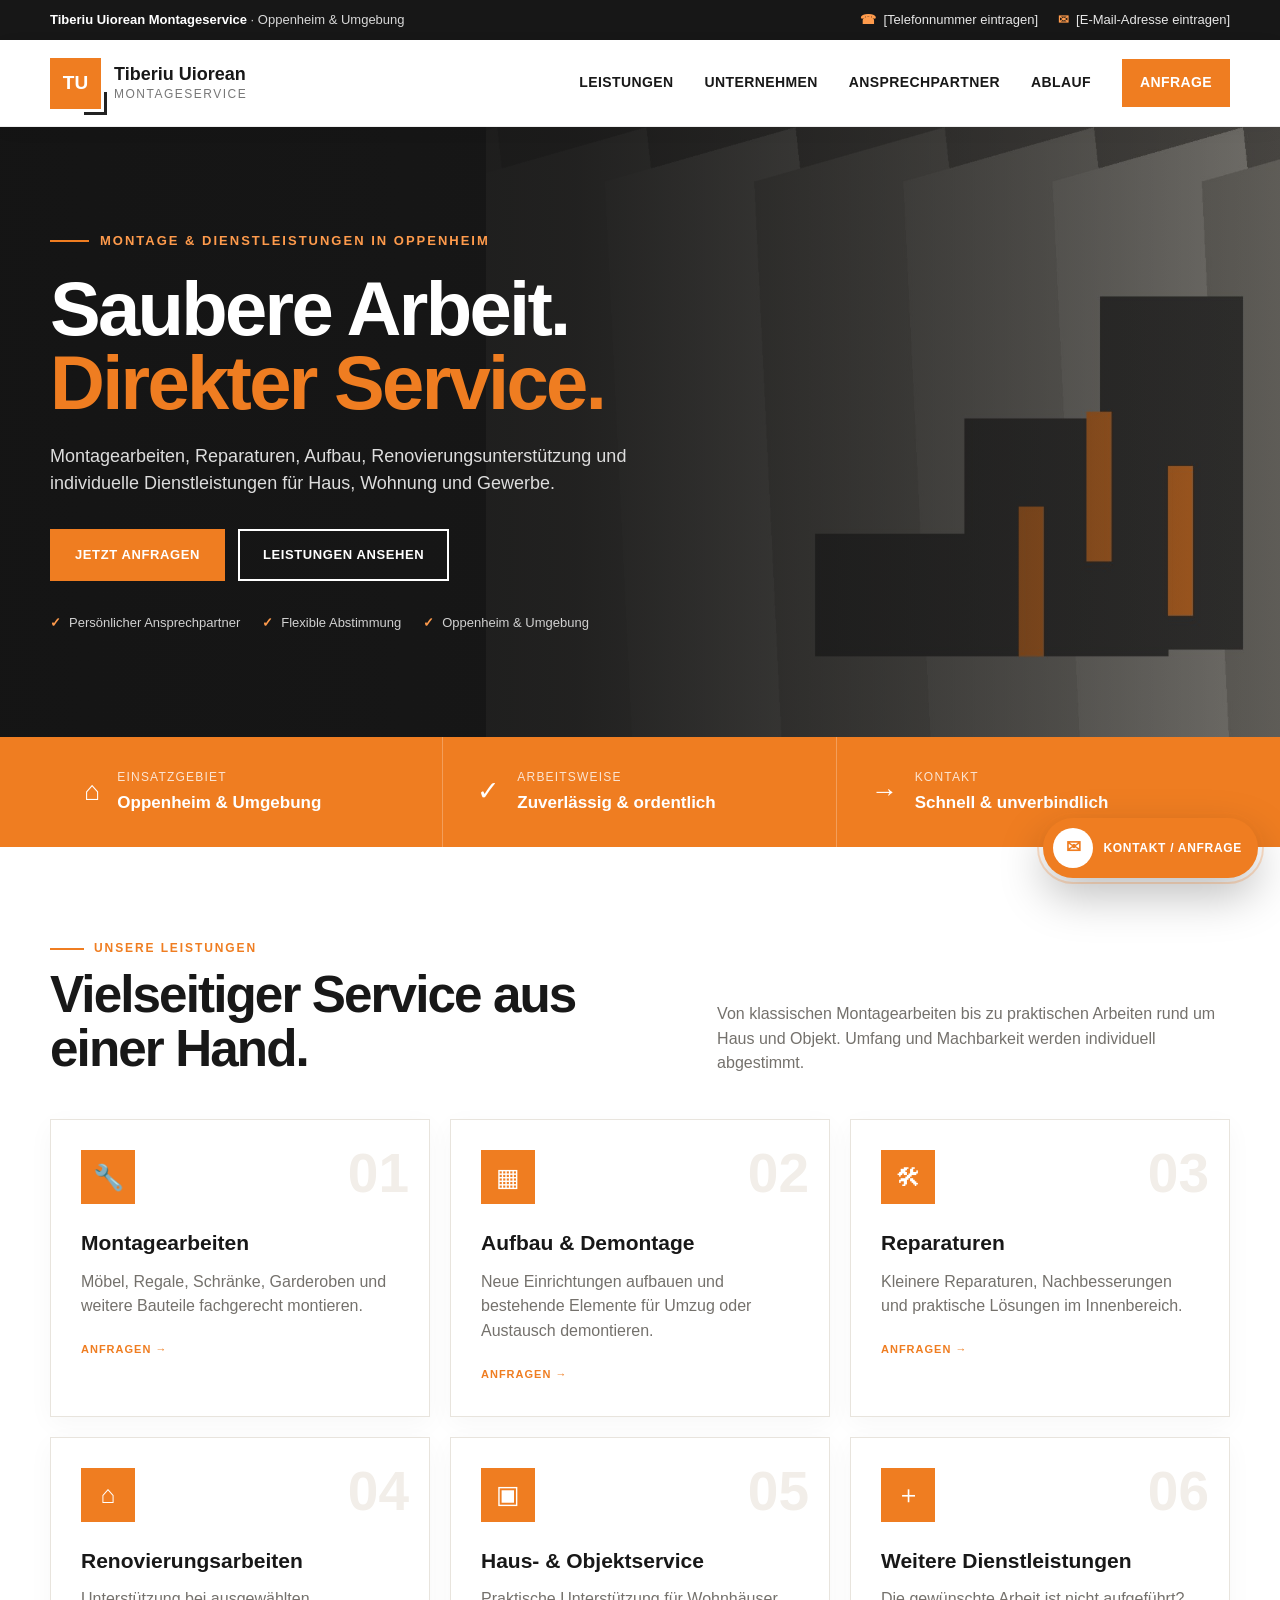
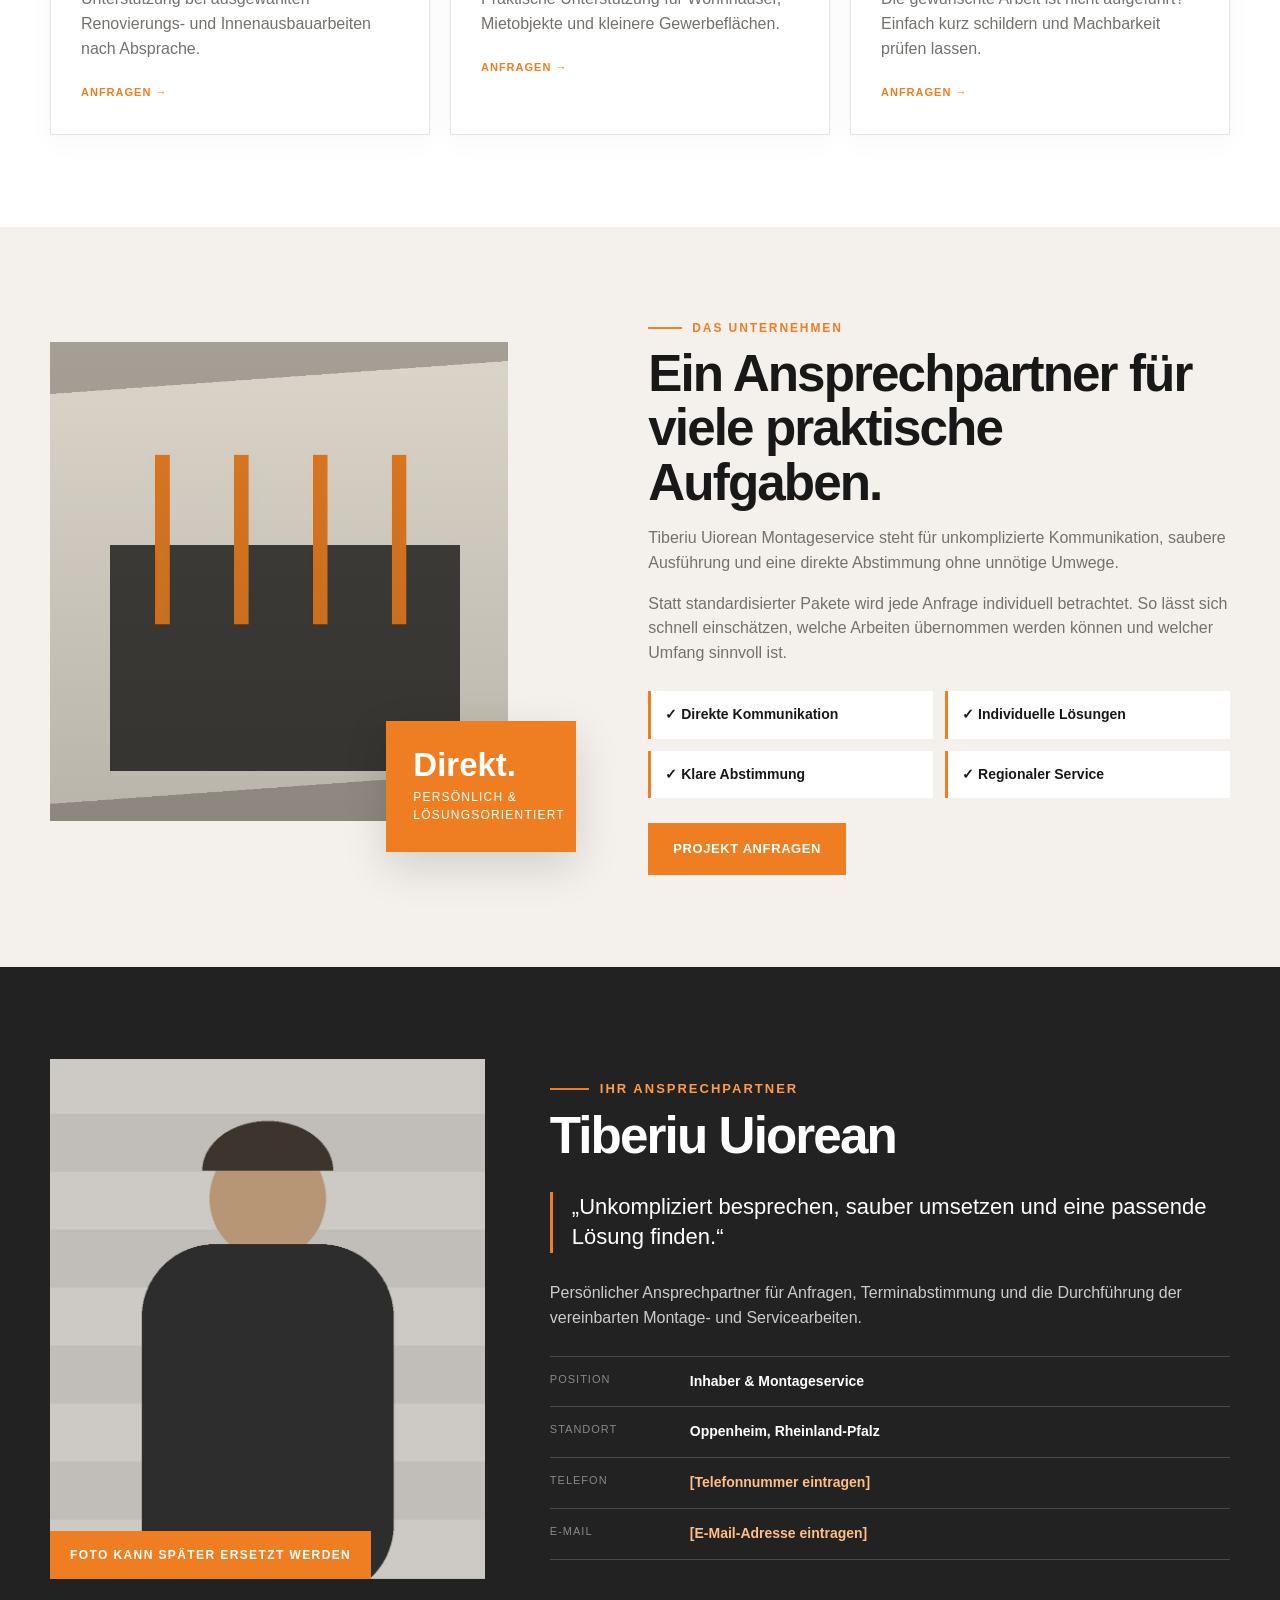
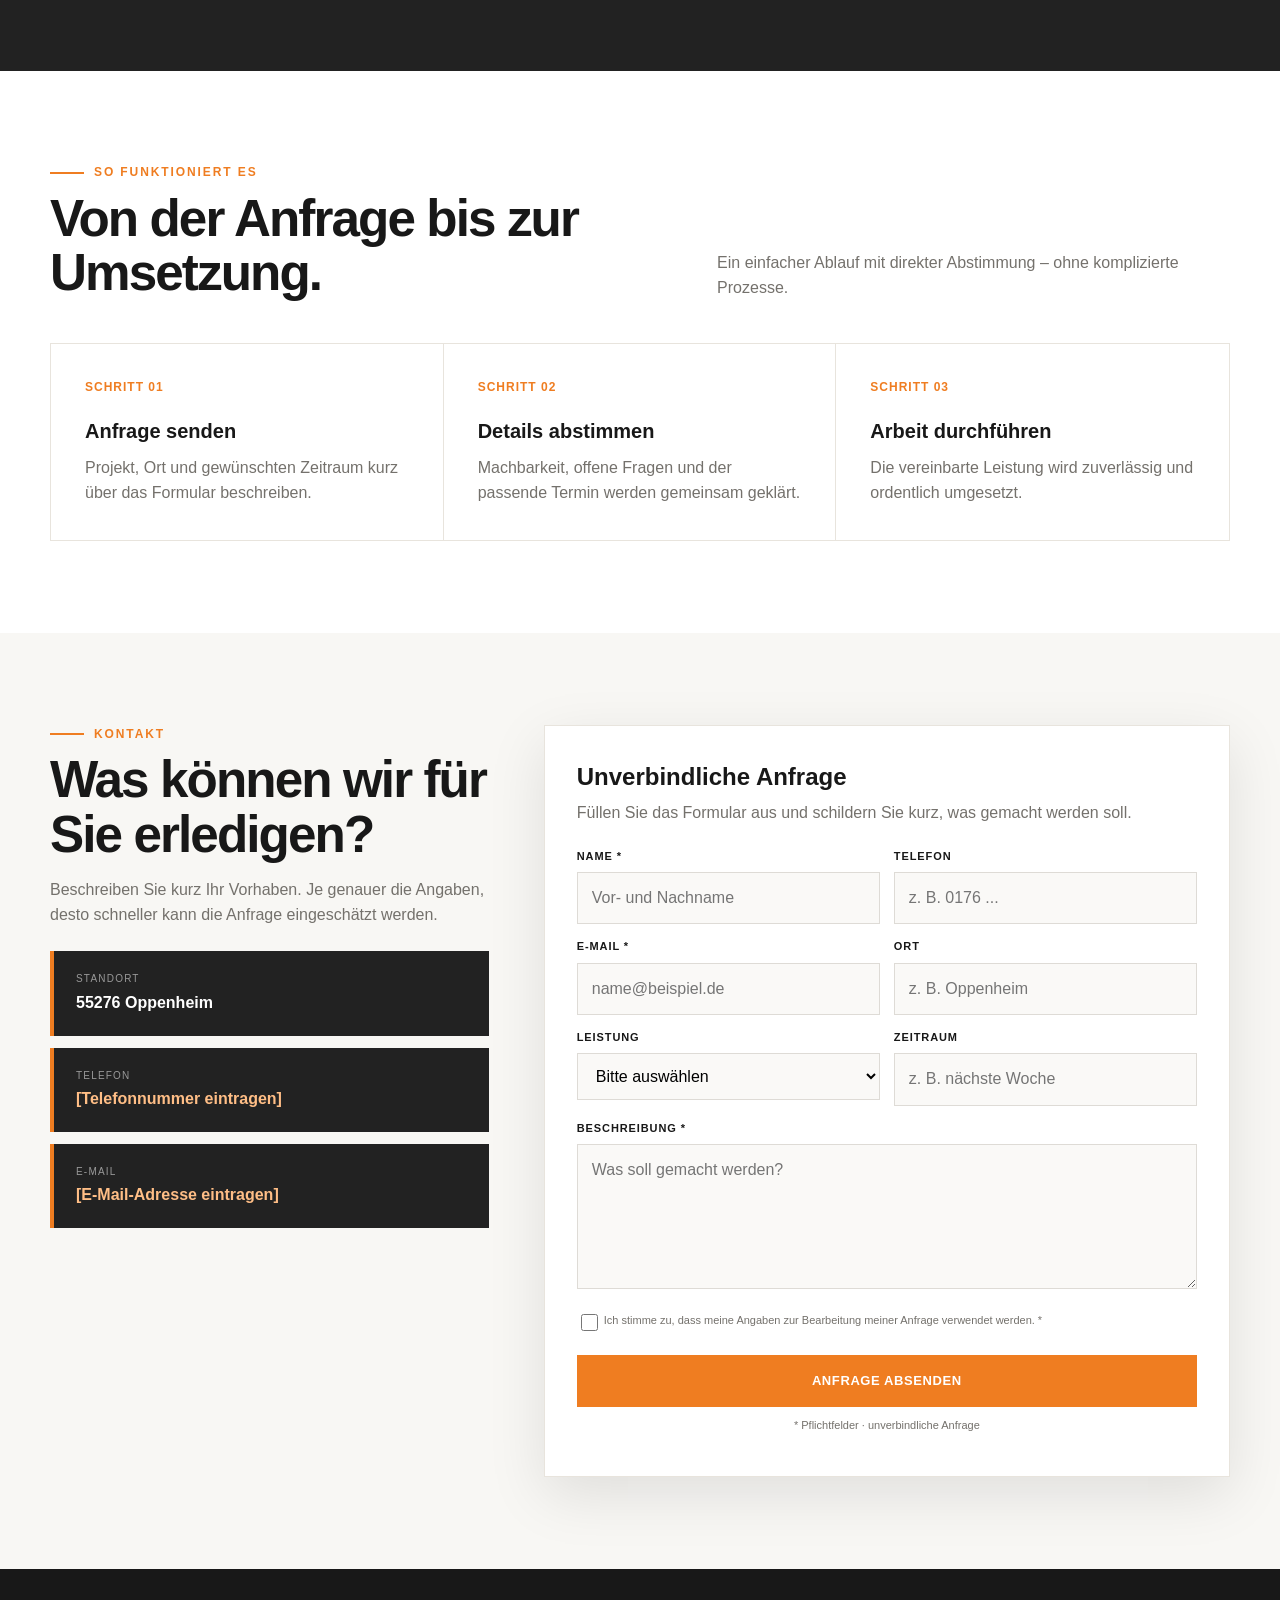
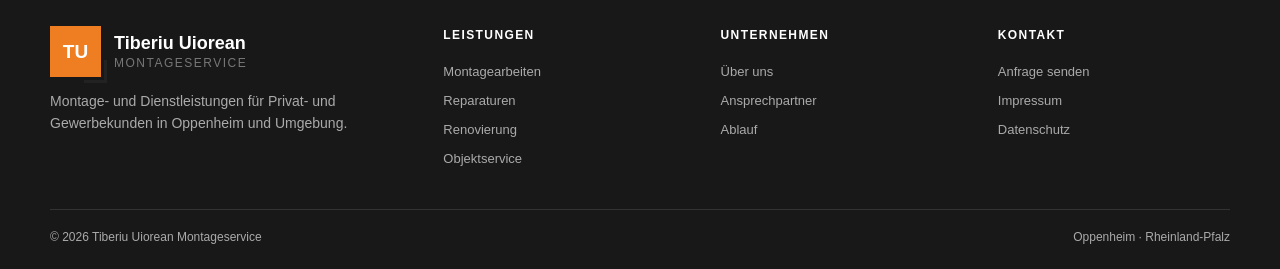
<file: index.html>
<!doctype html>
<html lang="de">
<head>
<meta charset="utf-8">
<meta name="viewport" content="width=device-width, initial-scale=1">
<meta name="description" content="Tiberiu Uiorean Montageservice in Oppenheim – Montage, Reparatur, Renovierung und vielseitige Dienstleistungen für Privat und Gewerbe.">
<meta name="theme-color" content="#171717">
<title>Tiberiu Uiorean Montageservice | Oppenheim</title>
<style>
:root{
  --ink:#181818;
  --ink2:#242424;
  --orange:#ef7d21;
  --orange2:#ff9b4c;
  --cream:#f4f1ec;
  --paper:#fff;
  --line:#e8e4dd;
  --muted:#74716c;
  --soft:#f8f7f4;
  --green:#48a568;
  --shadow:0 18px 55px rgba(0,0,0,.10);
}
*{box-sizing:border-box}
html{scroll-behavior:smooth}
body{margin:0;color:var(--ink);background:#fff;font-family:Arial,Helvetica,sans-serif;line-height:1.55}
a{color:inherit;text-decoration:none}button,input,select,textarea{font:inherit}.wrap{width:min(1180px,calc(100% - 40px));margin:auto}
.topbar{background:#171717;color:#d8d8d8;font-size:13px}.topbar .wrap{min-height:40px;display:flex;align-items:center;justify-content:space-between;gap:20px}.toplinks{display:flex;align-items:center;gap:20px}.toplinks a{display:inline-flex;align-items:center;gap:7px;color:#e7e7e7;transition:.2s}.toplinks a:hover{color:var(--orange2)}.top-icon{color:var(--orange2);font-weight:900}.topbar strong{color:#fff}
.header{position:sticky;top:0;z-index:50;background:rgba(255,255,255,.97);border-bottom:1px solid #eee;box-shadow:0 4px 18px rgba(0,0,0,.035)}
.nav{height:86px;display:flex;align-items:center;justify-content:space-between;gap:32px}.logo{display:flex;align-items:center;gap:13px}.logo-mark{width:51px;height:51px;background:var(--orange);display:grid;place-items:center;color:#fff;font-weight:900;font-size:19px;position:relative}.logo-mark:after{content:"";position:absolute;right:-6px;bottom:-6px;width:20px;height:20px;border-right:3px solid #222;border-bottom:3px solid #222}.logo-copy{line-height:1.12}.logo-copy b{display:block;font-size:18px}.logo-copy span{display:block;color:#777;font-size:12px;text-transform:uppercase;letter-spacing:1.5px;margin-top:4px}.menu{display:flex;align-items:center;gap:31px;font-size:14px;font-weight:700;text-transform:uppercase;letter-spacing:.4px}.menu a{position:relative;padding:34px 0}.menu a:not(.contact-btn):after{content:"";position:absolute;left:0;bottom:25px;height:2px;width:0;background:var(--orange);transition:.2s}.menu a:hover:after{width:100%}.contact-btn{padding:13px 18px!important;background:var(--orange);color:#fff}.burger{display:none;border:0;background:none;font-size:26px}
.hero{position:relative;min-height:610px;overflow:hidden;background:#222;color:#fff;display:flex;align-items:center}.hero:before{content:"";position:absolute;inset:0;background:linear-gradient(90deg,rgba(20,20,20,.95) 0%,rgba(20,20,20,.82) 45%,rgba(20,20,20,.24) 100%);z-index:1}.hero-art{position:absolute;inset:0 0 0 38%;z-index:0;background:#4a4844 url("images/hero-montage.jpg") center/cover no-repeat;overflow:hidden}.hero-art:after{content:"";position:absolute;inset:0;background:linear-gradient(90deg,rgba(23,23,23,.38),rgba(23,23,23,.02))}
.worker{display:none}.worker-head{position:absolute;width:93px;height:102px;background:#c9a57e;border-radius:45% 45% 43% 43%;left:100px;top:12px}.worker-cap{position:absolute;left:83px;top:0;width:128px;height:55px;background:#222;border-radius:55px 55px 12px 12px;transform:rotate(-5deg)}.worker-body{position:absolute;left:43px;top:98px;width:210px;height:290px;background:#292929;clip-path:polygon(23% 0,76% 0,100% 100%,0 100%)}.worker-arm{position:absolute;left:0;top:140px;width:190px;height:48px;background:#292929;transform:rotate(-23deg);border-radius:25px}.tool{position:absolute;width:17px;height:180px;background:#e7a858;left:13px;top:35px;transform:rotate(37deg);border-radius:3px}.tool:before{content:"";position:absolute;width:78px;height:25px;background:#b8b8b8;left:-30px;top:-8px;border-radius:6px}.hero .wrap{position:relative;z-index:2}.hero-copy{max-width:690px;padding:82px 0}.kicker{display:flex;align-items:center;gap:11px;color:var(--orange2);text-transform:uppercase;letter-spacing:2px;font-size:13px;font-weight:800}.kicker:before{content:"";width:39px;height:2px;background:var(--orange)}.hero h1{font-size:clamp(46px,6vw,76px);line-height:.98;letter-spacing:-2.7px;margin:21px 0 22px}.hero h1 em{font-style:normal;color:var(--orange)}.hero p{font-size:18px;color:#ddd;max-width:610px;margin:0 0 31px}.actions{display:flex;gap:13px;flex-wrap:wrap}.btn{display:inline-flex;align-items:center;justify-content:center;min-height:52px;padding:0 23px;font-weight:800;text-transform:uppercase;font-size:13px;letter-spacing:.6px;border:2px solid transparent;cursor:pointer}.btn.orange{background:var(--orange);color:#fff}.btn.orange:hover{background:#d96c16}.btn.ghost{border-color:#fff;color:#fff}.btn.ghost:hover{background:#fff;color:#222}.hero-note{margin-top:32px;display:flex;gap:22px;flex-wrap:wrap;color:#d1d1d1;font-size:13px}.hero-note span:before{content:"✓";color:var(--orange2);font-weight:900;margin-right:8px}
.trust-band{background:var(--orange);color:#fff}.trust-grid{min-height:110px;display:grid;grid-template-columns:repeat(3,1fr)}.trust-item{padding:25px 34px;display:flex;gap:17px;align-items:center;border-right:1px solid rgba(255,255,255,.26)}.trust-item:last-child{border-right:0}.trust-icon{font-size:27px}.trust-item span{display:block;font-size:12px;text-transform:uppercase;letter-spacing:1.2px;opacity:.8}.trust-item b{display:block;font-size:17px;margin-top:3px}
.section{padding:92px 0}.section-head{display:grid;grid-template-columns:1.08fr .92fr;gap:65px;align-items:end;margin-bottom:43px}.section-head h2,.split-copy h2,.contact-copy h2,.profile-copy h2{font-size:clamp(36px,4vw,54px);line-height:1.06;letter-spacing:-1.9px;margin:10px 0 0}.section-head p{margin:0;color:var(--muted);font-size:16px}.black-kicker{color:var(--orange);font-size:12px;letter-spacing:1.9px;font-weight:900;text-transform:uppercase}.black-kicker:before{content:"";display:inline-block;width:34px;height:2px;background:var(--orange);vertical-align:middle;margin-right:10px}
.services{display:grid;grid-template-columns:repeat(3,1fr);gap:20px}.service{background:#fff;border:1px solid var(--line);min-height:260px;padding:30px;position:relative;overflow:hidden;transition:.24s;box-shadow:0 7px 25px rgba(0,0,0,.035)}.service:hover{transform:translateY(-5px);box-shadow:var(--shadow)}.service-num{position:absolute;right:20px;top:11px;font-size:55px;font-weight:900;color:#f2eee9}.service-icon{width:54px;height:54px;background:var(--orange);display:grid;place-items:center;color:#fff;font-size:25px;margin-bottom:23px}.service h3{font-size:21px;margin:0 0 10px}.service p{color:var(--muted);margin:0}.service a{display:inline-block;color:var(--orange);font-weight:800;text-transform:uppercase;font-size:11px;letter-spacing:1px;margin-top:22px}
.about{background:var(--cream)}.split{display:grid;grid-template-columns:.95fr 1.05fr;gap:72px;align-items:center}.visual-block{min-height:510px;position:relative}.visual-main{position:absolute;inset:0 13% 6% 0;background:#68645f url("images/arbeit-montage.jpg") center/cover no-repeat;overflow:hidden}.visual-main:after{content:"";position:absolute;inset:0;background:linear-gradient(180deg,rgba(0,0,0,.03),rgba(0,0,0,.18))}.visual-accent{position:absolute;right:0;bottom:0;width:190px;padding:27px;background:var(--orange);color:#fff;box-shadow:0 15px 45px rgba(0,0,0,.14)}.visual-accent strong{display:block;font-size:33px;line-height:1}.visual-accent span{display:block;font-size:12px;text-transform:uppercase;letter-spacing:1.2px;margin-top:7px}.split-copy p{color:var(--muted);font-size:16px}.checks{display:grid;grid-template-columns:repeat(2,1fr);gap:12px;margin:25px 0}.checks div{background:#fff;border-left:3px solid var(--orange);padding:13px 14px;font-size:14px;font-weight:700}
.profile{background:#222;color:#fff}.profile-grid{display:grid;grid-template-columns:.78fr 1.22fr;gap:65px;align-items:center}.profile-photo{height:520px;background:#aaa59d url("images/tiberiu-uiorean.jpg") center 28%/cover no-repeat;position:relative;overflow:hidden}.portrait-head,.portrait-hair,.portrait-body{display:none}.photo-label{position:absolute;left:0;bottom:0;background:var(--orange);padding:15px 20px;color:#fff;font-size:12px;text-transform:uppercase;letter-spacing:1.4px;font-weight:800}.profile-copy p{color:#ccc}.profile-meta{margin-top:25px;border-top:1px solid #494949}.meta-row{display:grid;grid-template-columns:140px 1fr;padding:14px 0;border-bottom:1px solid #494949}.meta-row span{color:#888;text-transform:uppercase;font-size:11px;letter-spacing:1px}.meta-row strong{font-size:14px}.profile-quote{font-size:22px!important;line-height:1.4;color:#fff!important;border-left:3px solid var(--orange);padding-left:19px;margin:28px 0!important}
.process{background:#fff}.steps{display:grid;grid-template-columns:repeat(3,1fr);gap:0;border:1px solid var(--line)}.step{padding:34px;position:relative;border-right:1px solid var(--line)}.step:last-child{border-right:0}.step-no{font-size:12px;color:var(--orange);font-weight:900;letter-spacing:1px}.step h3{font-size:20px;margin:19px 0 9px}.step p{margin:0;color:var(--muted)}
.contact-section{background:var(--soft)}.contact-grid{display:grid;grid-template-columns:.78fr 1.22fr;gap:55px;align-items:start}.contact-copy p{color:var(--muted)}.contact-cards{display:grid;gap:12px;margin-top:24px}.contact-card{background:#222;color:#fff;padding:20px 22px;border-left:4px solid var(--orange)}.contact-card small{display:block;color:#999;text-transform:uppercase;letter-spacing:1.2px;font-size:10px}.contact-card b{display:block;margin-top:4px}.placeholder{color:#ffbe86!important}.form{background:#fff;padding:32px;border:1px solid var(--line);box-shadow:var(--shadow)}.form h3{font-size:24px;margin:0 0 6px}.form>p{color:var(--muted);margin:0 0 22px}.row{display:grid;grid-template-columns:repeat(2,1fr);gap:14px;margin-bottom:14px}.form label{display:block}.form label span{display:block;font-size:11px;text-transform:uppercase;letter-spacing:.9px;font-weight:800;margin-bottom:7px}.form input,.form select,.form textarea{width:100%;border:1px solid #dedbd6;background:#faf9f7;padding:13px 14px;outline:0}.form input:focus,.form select:focus,.form textarea:focus{border-color:var(--orange);box-shadow:0 0 0 3px rgba(239,125,33,.10);background:#fff}.form textarea{min-height:145px;resize:vertical}.full{margin-bottom:14px}.consent{display:grid!important;grid-template-columns:18px 1fr;gap:9px;align-items:start;margin:15px 0 19px}.consent input{width:17px;height:17px;margin-top:2px;accent-color:var(--orange)}.consent span{text-transform:none!important;letter-spacing:0!important;font-weight:400!important;color:var(--muted)}.form .btn{width:100%;border:0}.fine{font-size:11px;color:#999;text-align:center;margin:10px 0 0!important}.hidden{position:absolute;left:-9999px}.form-message{font-size:13px;font-weight:700;color:#28693f;margin-top:10px}
.footer{background:#181818;color:#aaa;padding:57px 0 22px}.footer-grid{display:grid;grid-template-columns:1.5fr repeat(3,1fr);gap:45px}.footer .logo{color:#fff}.footer p{font-size:14px;max-width:360px}.footer h4{color:#fff;text-transform:uppercase;font-size:12px;letter-spacing:1.4px;margin:0 0 17px}.footer-links{display:grid;gap:9px;font-size:13px}.footer-links a:hover{color:var(--orange)}.floating-contact{position:fixed;right:22px;bottom:22px;z-index:120;display:inline-flex;align-items:center;gap:10px;padding:10px 16px 10px 10px;border-radius:999px;background:var(--orange);color:#fff;font-weight:800;text-transform:uppercase;font-size:12px;letter-spacing:.7px;box-shadow:0 18px 45px rgba(0,0,0,.25);transition:transform .2s,background .2s,box-shadow .2s}.floating-contact:before{content:"";position:absolute;inset:-6px;border:2px solid rgba(239,125,33,.25);border-radius:999px;animation:contactPulse 2.4s infinite}.floating-contact:hover{transform:translateY(-3px);background:#d96c16;box-shadow:0 22px 52px rgba(0,0,0,.28)}.floating-contact-icon{width:40px;height:40px;display:grid;place-items:center;border-radius:50%;background:#fff;color:var(--orange);font-size:18px;font-weight:900}.floating-contact-text{display:inline-block}@keyframes contactPulse{0%,100%{transform:scale(1);opacity:.7}50%{transform:scale(1.08);opacity:0}}.floating-contact:focus-visible{outline:3px solid rgba(255,255,255,.55);outline-offset:3px}.copyright{border-top:1px solid #333;margin-top:40px;padding-top:18px;display:flex;justify-content:space-between;gap:20px;font-size:12px}.legal-link{color:#ccc}
@media(max-width:1000px){.menu{gap:16px}.hero-art{left:52%}.section-head,.split,.profile-grid,.contact-grid{grid-template-columns:1fr}.services{grid-template-columns:repeat(2,1fr)}.visual-block{min-height:430px}.footer-grid{grid-template-columns:1fr 1fr}.trust-item{padding:20px}.profile-photo{max-width:520px}}
@media(max-width:760px){.topbar .wrap{justify-content:space-between;text-align:left;gap:10px}.topbar .wrap>div:first-child{font-size:11px;line-height:1.25}.toplinks{display:flex;gap:10px}.toplinks a span:not(.top-icon){display:none}.top-icon{font-size:16px}.burger{display:block}.menu{position:absolute;top:86px;left:0;right:0;background:#fff;border-bottom:1px solid #eee;display:none;flex-direction:column;align-items:flex-start;padding:16px 20px;gap:0}.menu.open{display:flex}.menu a{padding:14px 0;width:100%}.menu a:not(.contact-btn):after{display:none}.contact-btn{padding:14px 16px!important;margin-top:10px}.hero{min-height:auto}.hero-art,.worker{display:none}.hero:before{background:linear-gradient(180deg,rgba(20,20,20,.96),rgba(20,20,20,.9))}.hero-copy{padding:72px 0 74px}.trust-grid,.services,.checks,.steps,.footer-grid,.contact-cards,.row{grid-template-columns:1fr}.trust-item{border-right:0;border-bottom:1px solid rgba(255,255,255,.26)}.trust-item:last-child{border-bottom:0}.section{padding:70px 0}.form{padding:24px}.meta-row{grid-template-columns:1fr;gap:5px}.copyright{flex-direction:column}.floating-contact{right:14px;bottom:14px;padding:12px 14px}.floating-contact-text{display:none}.floating-contact-icon{width:38px;height:38px}}
</style>
</head>
<body>
<div class="topbar"><div class="wrap"><div><strong>Tiberiu Uiorean Montageservice</strong> · Oppenheim & Umgebung</div><div class="toplinks"><a data-phone-link href="#anfrage"><span class="top-icon">☎</span><span data-phone>[Telefonnummer eintragen]</span></a><a data-email-link href="#anfrage"><span class="top-icon">✉</span><span data-email>[E-Mail-Adresse eintragen]</span></a></div></div></div>
<header class="header">
  <div class="wrap nav">
    <a href="#top" class="logo" aria-label="Startseite">
      <span class="logo-mark">TU</span>
      <span class="logo-copy"><b>Tiberiu Uiorean</b><span>Montageservice</span></span>
    </a>
    <button class="burger" aria-label="Menü öffnen" aria-expanded="false">☰</button>
    <nav class="menu">
      <a href="#leistungen">Leistungen</a>
      <a href="#unternehmen">Unternehmen</a>
      <a href="#ansprechpartner">Ansprechpartner</a>
      <a href="#ablauf">Ablauf</a>
      <a href="#anfrage" class="contact-btn">Anfrage</a>
    </nav>
  </div>
</header>
<main id="top">
<section class="hero">
  <div class="hero-art"><div class="worker"><div class="worker-cap"></div><div class="worker-head"></div><div class="worker-body"></div><div class="worker-arm"></div><div class="tool"></div></div></div>
  <div class="wrap">
    <div class="hero-copy">
      <div class="kicker">Montage & Dienstleistungen in Oppenheim</div>
      <h1>Saubere Arbeit.<br><em>Direkter Service.</em></h1>
      <p>Montagearbeiten, Reparaturen, Aufbau, Renovierungsunterstützung und individuelle Dienstleistungen für Haus, Wohnung und Gewerbe.</p>
      <div class="actions"><a class="btn orange" href="#anfrage">Jetzt anfragen</a><a class="btn ghost" href="#leistungen">Leistungen ansehen</a></div>
      <div class="hero-note"><span>Persönlicher Ansprechpartner</span><span>Flexible Abstimmung</span><span>Oppenheim & Umgebung</span></div>
    </div>
  </div>
</section>
<section class="trust-band"><div class="wrap trust-grid">
  <div class="trust-item"><div class="trust-icon">⌂</div><div><span>Einsatzgebiet</span><b>Oppenheim & Umgebung</b></div></div>
  <div class="trust-item"><div class="trust-icon">✓</div><div><span>Arbeitsweise</span><b>Zuverlässig & ordentlich</b></div></div>
  <div class="trust-item"><div class="trust-icon">→</div><div><span>Kontakt</span><b>Schnell & unverbindlich</b></div></div>
</div></section>
<section class="section" id="leistungen">
  <div class="wrap">
    <div class="section-head"><div><div class="black-kicker">Unsere Leistungen</div><h2>Vielseitiger Service aus einer Hand.</h2></div><p>Von klassischen Montagearbeiten bis zu praktischen Arbeiten rund um Haus und Objekt. Umfang und Machbarkeit werden individuell abgestimmt.</p></div>
    <div class="services">
      <article class="service"><div class="service-num">01</div><div class="service-icon">🔧</div><h3>Montagearbeiten</h3><p>Möbel, Regale, Schränke, Garderoben und weitere Bauteile fachgerecht montieren.</p><a href="#anfrage">Anfragen →</a></article>
      <article class="service"><div class="service-num">02</div><div class="service-icon">▦</div><h3>Aufbau & Demontage</h3><p>Neue Einrichtungen aufbauen und bestehende Elemente für Umzug oder Austausch demontieren.</p><a href="#anfrage">Anfragen →</a></article>
      <article class="service"><div class="service-num">03</div><div class="service-icon">🛠</div><h3>Reparaturen</h3><p>Kleinere Reparaturen, Nachbesserungen und praktische Lösungen im Innenbereich.</p><a href="#anfrage">Anfragen →</a></article>
      <article class="service"><div class="service-num">04</div><div class="service-icon">⌂</div><h3>Renovierungsarbeiten</h3><p>Unterstützung bei ausgewählten Renovierungs- und Innenausbauarbeiten nach Absprache.</p><a href="#anfrage">Anfragen →</a></article>
      <article class="service"><div class="service-num">05</div><div class="service-icon">▣</div><h3>Haus- & Objektservice</h3><p>Praktische Unterstützung für Wohnhäuser, Mietobjekte und kleinere Gewerbeflächen.</p><a href="#anfrage">Anfragen →</a></article>
      <article class="service"><div class="service-num">06</div><div class="service-icon">＋</div><h3>Weitere Dienstleistungen</h3><p>Die gewünschte Arbeit ist nicht aufgeführt? Einfach kurz schildern und Machbarkeit prüfen lassen.</p><a href="#anfrage">Anfragen →</a></article>
    </div>
  </div>
</section>
<section class="section about" id="unternehmen">
  <div class="wrap split">
    <div class="visual-block"><!-- ARBEITSBILD: Datei images/arbeit-montage.jpg ersetzen --><div class="visual-main"></div><div class="visual-accent"><strong>Direkt.</strong><span>Persönlich & lösungsorientiert</span></div></div>
    <div class="split-copy"><div class="black-kicker">Das Unternehmen</div><h2>Ein Ansprechpartner für viele praktische Aufgaben.</h2><p>Tiberiu Uiorean Montageservice steht für unkomplizierte Kommunikation, saubere Ausführung und eine direkte Abstimmung ohne unnötige Umwege.</p><p>Statt standardisierter Pakete wird jede Anfrage individuell betrachtet. So lässt sich schnell einschätzen, welche Arbeiten übernommen werden können und welcher Umfang sinnvoll ist.</p><div class="checks"><div>✓ Direkte Kommunikation</div><div>✓ Individuelle Lösungen</div><div>✓ Klare Abstimmung</div><div>✓ Regionaler Service</div></div><a href="#anfrage" class="btn orange">Projekt anfragen</a></div>
  </div>
</section>
<section class="section profile" id="ansprechpartner">
  <div class="wrap profile-grid">
    <!-- PROFILBILD: Datei images/tiberiu-uiorean.jpg ersetzen -->
    <div class="profile-photo"><div class="portrait-hair"></div><div class="portrait-head"></div><div class="portrait-body"></div><div class="photo-label">Foto kann später ersetzt werden</div></div>
    <div class="profile-copy"><div class="kicker">Ihr Ansprechpartner</div><h2>Tiberiu Uiorean</h2><p class="profile-quote">„Unkompliziert besprechen, sauber umsetzen und eine passende Lösung finden.“</p><p>Persönlicher Ansprechpartner für Anfragen, Terminabstimmung und die Durchführung der vereinbarten Montage- und Servicearbeiten.</p><div class="profile-meta"><div class="meta-row"><span>Position</span><strong>Inhaber & Montageservice</strong></div><div class="meta-row"><span>Standort</span><strong>Oppenheim, Rheinland-Pfalz</strong></div><div class="meta-row"><span>Telefon</span><strong class="placeholder" data-phone>[Telefonnummer eintragen]</strong></div><div class="meta-row"><span>E-Mail</span><strong class="placeholder" data-email>[E-Mail-Adresse eintragen]</strong></div></div></div>
  </div>
</section>
<section class="section process" id="ablauf">
  <div class="wrap"><div class="section-head"><div><div class="black-kicker">So funktioniert es</div><h2>Von der Anfrage bis zur Umsetzung.</h2></div><p>Ein einfacher Ablauf mit direkter Abstimmung – ohne komplizierte Prozesse.</p></div>
    <div class="steps"><div class="step"><div class="step-no">SCHRITT 01</div><h3>Anfrage senden</h3><p>Projekt, Ort und gewünschten Zeitraum kurz über das Formular beschreiben.</p></div><div class="step"><div class="step-no">SCHRITT 02</div><h3>Details abstimmen</h3><p>Machbarkeit, offene Fragen und der passende Termin werden gemeinsam geklärt.</p></div><div class="step"><div class="step-no">SCHRITT 03</div><h3>Arbeit durchführen</h3><p>Die vereinbarte Leistung wird zuverlässig und ordentlich umgesetzt.</p></div></div>
  </div>
</section>
<section class="section contact-section" id="anfrage">
  <div class="wrap contact-grid">
    <div class="contact-copy"><div class="black-kicker">Kontakt</div><h2>Was können wir für Sie erledigen?</h2><p>Beschreiben Sie kurz Ihr Vorhaben. Je genauer die Angaben, desto schneller kann die Anfrage eingeschätzt werden.</p><div class="contact-cards"><div class="contact-card"><small>Standort</small><b>55276 Oppenheim</b></div><div class="contact-card"><small>Telefon</small><b class="placeholder" data-phone>[Telefonnummer eintragen]</b></div><div class="contact-card"><small>E-Mail</small><b class="placeholder" data-email>[E-Mail-Adresse eintragen]</b></div></div></div>
    <form class="form" name="montage-anfrage" method="POST" data-netlify="true" netlify-honeypot="bot-field" id="request-form"><input type="hidden" name="form-name" value="montage-anfrage"><p class="hidden"><label>Nicht ausfüllen <input name="bot-field"></label></p><h3>Unverbindliche Anfrage</h3><p>Füllen Sie das Formular aus und schildern Sie kurz, was gemacht werden soll.</p>
      <div class="row"><label><span>Name *</span><input type="text" name="name" required placeholder="Vor- und Nachname"></label><label><span>Telefon</span><input type="tel" name="telefon" placeholder="z. B. 0176 ..."></label></div>
      <div class="row"><label><span>E-Mail *</span><input type="email" name="email" required placeholder="name@beispiel.de"></label><label><span>Ort</span><input type="text" name="ort" placeholder="z. B. Oppenheim"></label></div>
      <div class="row"><label><span>Leistung</span><select name="leistung"><option value="">Bitte auswählen</option><option>Montagearbeiten</option><option>Aufbau / Demontage</option><option>Reparatur / Ausbesserung</option><option>Renovierungsarbeiten</option><option>Haus- / Objektservice</option><option>Sonstige Dienstleistung</option></select></label><label><span>Zeitraum</span><input type="text" name="zeitraum" placeholder="z. B. nächste Woche"></label></div>
      <label class="full"><span>Beschreibung *</span><textarea name="nachricht" required placeholder="Was soll gemacht werden?"></textarea></label>
      <label class="consent"><input type="checkbox" required name="datenschutz"><span>Ich stimme zu, dass meine Angaben zur Bearbeitung meiner Anfrage verwendet werden. *</span></label>
      <button class="btn orange" type="submit">Anfrage absenden</button><p class="fine">* Pflichtfelder · unverbindliche Anfrage</p><div id="form-message" class="form-message"></div>
    </form>
  </div>
</section>

<a class="floating-contact" href="#anfrage" aria-label="Direkt zum Kontaktformular springen"><span class="floating-contact-icon">✉</span><span class="floating-contact-text">Kontakt / Anfrage</span></a>
</main>
<footer class="footer"><div class="wrap"><div class="footer-grid"><div><a class="logo" href="#top"><span class="logo-mark">TU</span><span class="logo-copy"><b>Tiberiu Uiorean</b><span>Montageservice</span></span></a><p>Montage- und Dienstleistungen für Privat- und Gewerbekunden in Oppenheim und Umgebung.</p></div><div><h4>Leistungen</h4><div class="footer-links"><a href="#leistungen">Montagearbeiten</a><a href="#leistungen">Reparaturen</a><a href="#leistungen">Renovierung</a><a href="#leistungen">Objektservice</a></div></div><div><h4>Unternehmen</h4><div class="footer-links"><a href="#unternehmen">Über uns</a><a href="#ansprechpartner">Ansprechpartner</a><a href="#ablauf">Ablauf</a></div></div><div><h4>Kontakt</h4><div class="footer-links"><a href="#anfrage">Anfrage senden</a><a href="impressum.html">Impressum</a><a href="datenschutz.html">Datenschutz</a></div></div></div><div class="copyright"><span>© <span id="year"></span> Tiberiu Uiorean Montageservice</span><span>Oppenheim · Rheinland-Pfalz</span></div></div></footer>
<script>
/* ============================================================
   SCHNELL BEARBEITEN: Hier Telefonnummer und E-Mail eintragen.
   Beispiel: phoneDisplay: "06133 123456", phoneHref: "+496133123456"
   ============================================================ */
const SITE_CONFIG={
  phoneDisplay:"[Telefonnummer eintragen]",
  phoneHref:"",
  email:"[E-Mail-Adresse eintragen]"
};

document.querySelectorAll('[data-phone]').forEach(el=>el.textContent=SITE_CONFIG.phoneDisplay);
document.querySelectorAll('[data-email]').forEach(el=>el.textContent=SITE_CONFIG.email);
document.querySelectorAll('[data-phone-link]').forEach(el=>{
  el.href=SITE_CONFIG.phoneHref?`tel:${SITE_CONFIG.phoneHref}`:'#anfrage';
});
document.querySelectorAll('[data-email-link]').forEach(el=>{
  el.href=SITE_CONFIG.email.startsWith('[')?'#anfrage':`mailto:${SITE_CONFIG.email}`;
});

const burger=document.querySelector('.burger'),menu=document.querySelector('.menu');
if(burger&&menu){burger.addEventListener('click',()=>{menu.classList.toggle('open');burger.setAttribute('aria-expanded',menu.classList.contains('open'))});menu.querySelectorAll('a').forEach(a=>a.addEventListener('click',()=>menu.classList.remove('open')))}
document.getElementById('year').textContent=new Date().getFullYear();
const f=document.getElementById('request-form'),m=document.getElementById('form-message');if(f&&m)f.addEventListener('submit',()=>m.textContent='Ihre Anfrage wird übermittelt …');
</script>
</body>
</html>
</file>
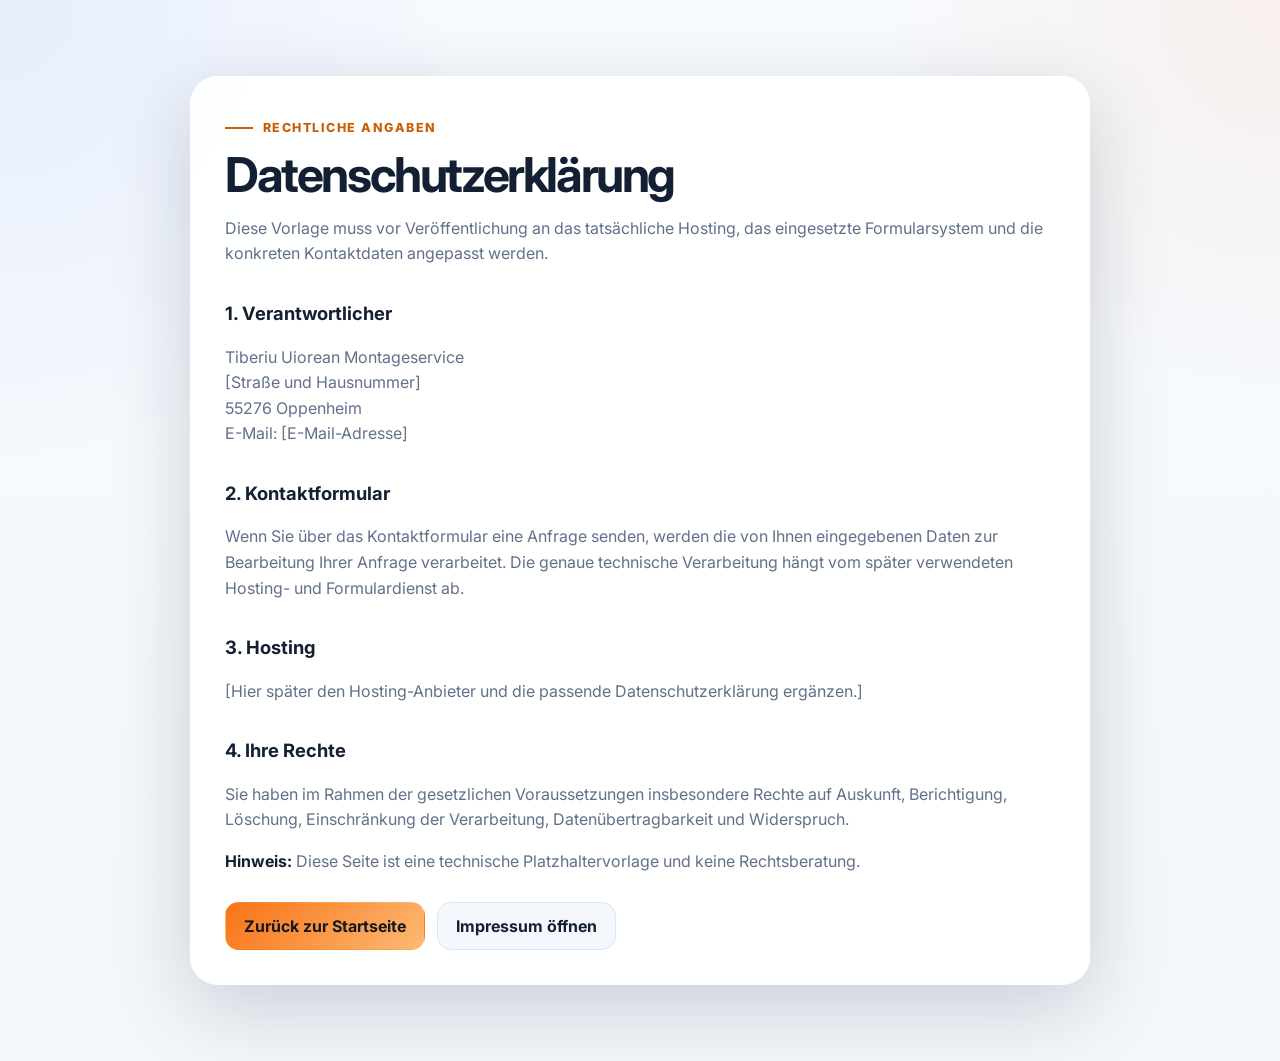
<file: datenschutz.html>
<!DOCTYPE html>
<html lang="de">
<head>
  <meta charset="UTF-8" />
  <meta name="viewport" content="width=device-width, initial-scale=1.0" />
  <title>Datenschutz | Tiberiu Uiorean Montageservice</title>
  <link rel="preconnect" href="https://fonts.googleapis.com">
  <link rel="preconnect" href="https://fonts.gstatic.com" crossorigin>
  <link href="https://fonts.googleapis.com/css2?family=Inter:wght@400;500;600;700;800;900&display=swap" rel="stylesheet">
  <link rel="stylesheet" href="style.css" />
</head>
<body class="legal-page">
  <main class="legal-shell">
    <section class="legal-card">
      <span class="eyebrow eyebrow-dark">Rechtliche Angaben</span>
      <h1>Datenschutzerklärung</h1>

      <p>Diese Vorlage muss vor Veröffentlichung an das tatsächliche Hosting, das eingesetzte Formularsystem und die konkreten Kontaktdaten angepasst werden.</p>

      <h2>1. Verantwortlicher</h2>
      <p>Tiberiu Uiorean Montageservice<br>[Straße und Hausnummer]<br>55276 Oppenheim<br>E-Mail: [E-Mail-Adresse]</p>

      <h2>2. Kontaktformular</h2>
      <p>Wenn Sie über das Kontaktformular eine Anfrage senden, werden die von Ihnen eingegebenen Daten zur Bearbeitung Ihrer Anfrage verarbeitet. Die genaue technische Verarbeitung hängt vom später verwendeten Hosting- und Formulardienst ab.</p>

      <h2>3. Hosting</h2>
      <p>[Hier später den Hosting-Anbieter und die passende Datenschutzerklärung ergänzen.]</p>

      <h2>4. Ihre Rechte</h2>
      <p>Sie haben im Rahmen der gesetzlichen Voraussetzungen insbesondere Rechte auf Auskunft, Berichtigung, Löschung, Einschränkung der Verarbeitung, Datenübertragbarkeit und Widerspruch.</p>

      <p><strong>Hinweis:</strong> Diese Seite ist eine technische Platzhaltervorlage und keine Rechtsberatung.</p>

      <div class="legal-actions">
        <a class="legal-link primary" href="index.html">Zurück zur Startseite</a>
        <a class="legal-link" href="impressum.html">Impressum öffnen</a>
      </div>
    </section>
  </main>
</body>
</html>
</file>
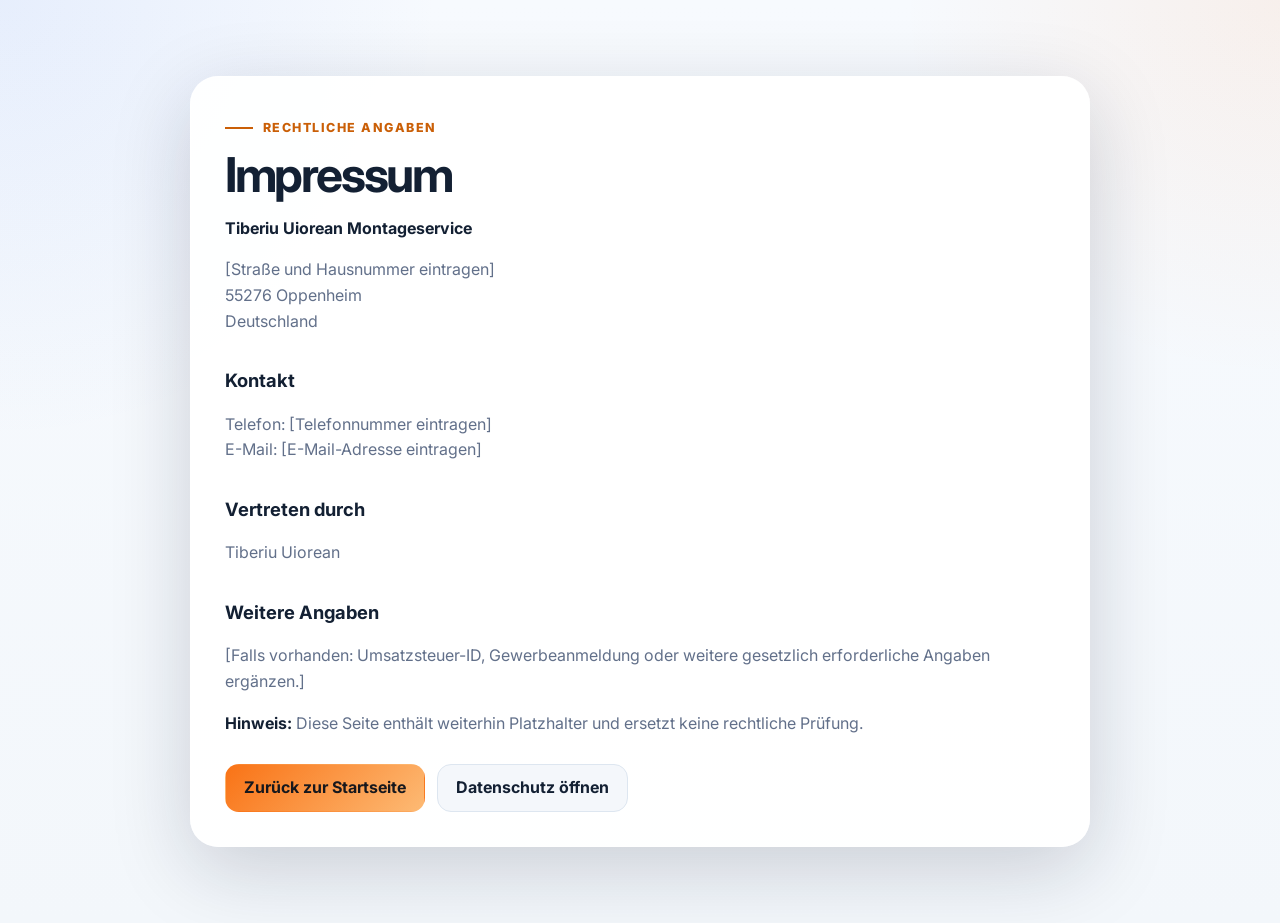
<file: impressum.html>
<!DOCTYPE html>
<html lang="de">
<head>
  <meta charset="UTF-8" />
  <meta name="viewport" content="width=device-width, initial-scale=1.0" />
  <title>Impressum | Tiberiu Uiorean Montageservice</title>
  <link rel="preconnect" href="https://fonts.googleapis.com">
  <link rel="preconnect" href="https://fonts.gstatic.com" crossorigin>
  <link href="https://fonts.googleapis.com/css2?family=Inter:wght@400;500;600;700;800;900&display=swap" rel="stylesheet">
  <link rel="stylesheet" href="style.css" />
</head>
<body class="legal-page">
  <main class="legal-shell">
    <section class="legal-card">
      <span class="eyebrow eyebrow-dark">Rechtliche Angaben</span>
      <h1>Impressum</h1>

      <p><strong>Tiberiu Uiorean Montageservice</strong></p>
      <p>[Straße und Hausnummer eintragen]<br>55276 Oppenheim<br>Deutschland</p>

      <h2>Kontakt</h2>
      <p>Telefon: [Telefonnummer eintragen]<br>E-Mail: [E-Mail-Adresse eintragen]</p>

      <h2>Vertreten durch</h2>
      <p>Tiberiu Uiorean</p>

      <h2>Weitere Angaben</h2>
      <p>[Falls vorhanden: Umsatzsteuer-ID, Gewerbeanmeldung oder weitere gesetzlich erforderliche Angaben ergänzen.]</p>

      <p><strong>Hinweis:</strong> Diese Seite enthält weiterhin Platzhalter und ersetzt keine rechtliche Prüfung.</p>

      <div class="legal-actions">
        <a class="legal-link primary" href="index.html">Zurück zur Startseite</a>
        <a class="legal-link" href="datenschutz.html">Datenschutz öffnen</a>
      </div>
    </section>
  </main>
</body>
</html>
</file>
<file: style.css>
:root {
  --bg: #f4f7fb;
  --bg-2: #eef3f8;
  --surface: rgba(255, 255, 255, 0.82);
  --surface-strong: #ffffff;
  --surface-soft: #f8fafc;
  --text: #132033;
  --muted: #62708a;
  --dark: #0f172a;
  --dark-2: #111827;
  --line: rgba(19, 32, 51, 0.09);
  --line-strong: rgba(255, 255, 255, 0.12);
  --primary: #f97316;
  --primary-2: #fdba74;
  --accent: #2563eb;
  --success: #22c55e;
  --radius-xl: 30px;
  --radius-lg: 22px;
  --radius-md: 16px;
  --radius-sm: 12px;
  --shadow-soft: 0 10px 40px rgba(15, 23, 42, 0.08);
  --shadow-strong: 0 22px 80px rgba(15, 23, 42, 0.18);
}

* { box-sizing: border-box; }
html { scroll-behavior: smooth; }
body {
  margin: 0;
  font-family: "Inter", system-ui, -apple-system, BlinkMacSystemFont, "Segoe UI", sans-serif;
  color: var(--text);
  background:
    radial-gradient(circle at top left, rgba(37, 99, 235, 0.08), transparent 28%),
    radial-gradient(circle at top right, rgba(249, 115, 22, 0.08), transparent 24%),
    linear-gradient(180deg, #f7fafe 0%, #f3f7fb 100%);
  line-height: 1.6;
}
img, svg { display: block; max-width: 100%; }
a { color: inherit; text-decoration: none; }
button, input, textarea, select { font: inherit; }
.page-shell { overflow: clip; }

.container {
  width: min(1180px, calc(100% - 40px));
  margin: 0 auto;
}

.site-header {
  position: sticky;
  top: 0;
  z-index: 100;
  background: rgba(17, 24, 39, 0.72);
  backdrop-filter: blur(16px);
  border-bottom: 1px solid rgba(255, 255, 255, 0.08);
}
.site-header.scrolled {
  background: rgba(15, 23, 42, 0.88);
}
.nav-wrap {
  min-height: 82px;
  display: flex;
  align-items: center;
  justify-content: space-between;
  gap: 24px;
}
.brand {
  display: inline-flex;
  align-items: center;
  gap: 12px;
  color: white;
}
.brand-mark {
  width: 46px;
  height: 46px;
  border-radius: 15px;
  display: grid;
  place-items: center;
  background: linear-gradient(135deg, var(--primary), var(--primary-2));
  color: #16181d;
  font-weight: 900;
  letter-spacing: -0.05em;
  box-shadow: 0 14px 28px rgba(249, 115, 22, 0.25);
}
.brand-text {
  display: flex;
  flex-direction: column;
  line-height: 1.12;
}
.brand-text strong { font-size: 1rem; }
.brand-text span { font-size: 0.78rem; opacity: 0.72; }

.main-nav {
  display: flex;
  align-items: center;
  gap: 28px;
  color: #dbe4f0;
  font-size: 0.94rem;
  font-weight: 600;
}
.main-nav a {
  transition: color .2s ease, transform .2s ease;
}
.main-nav a:hover {
  color: white;
  transform: translateY(-1px);
}
.nav-cta {
  padding: 12px 16px;
  background: rgba(255, 255, 255, 0.08);
  border: 1px solid rgba(255, 255, 255, 0.12);
  border-radius: 999px;
}
.nav-toggle {
  display: none;
  background: none;
  border: 0;
  padding: 8px;
}
.nav-toggle span {
  display: block;
  width: 24px;
  height: 2px;
  background: white;
  margin: 5px 0;
  border-radius: 10px;
}

.hero {
  position: relative;
  padding: 96px 0 80px;
  background:
    linear-gradient(135deg, #0f172a 0%, #10192d 42%, #12233c 100%);
  color: white;
}
.hero-grid-lines {
  position: absolute;
  inset: 0;
  background-image:
    linear-gradient(rgba(255,255,255,0.04) 1px, transparent 1px),
    linear-gradient(90deg, rgba(255,255,255,0.04) 1px, transparent 1px);
  background-size: 38px 38px;
  mask-image: linear-gradient(to bottom, rgba(0,0,0,.55), transparent 85%);
  pointer-events: none;
}
.hero-orb {
  position: absolute;
  border-radius: 50%;
  filter: blur(95px);
  opacity: 0.38;
  pointer-events: none;
}
.orb-1 {
  width: 320px;
  height: 320px;
  background: rgba(249, 115, 22, 0.65);
  right: -90px;
  top: 30px;
}
.orb-2 {
  width: 380px;
  height: 380px;
  background: rgba(37, 99, 235, 0.48);
  left: -140px;
  bottom: -120px;
}
.hero-grid {
  position: relative;
  z-index: 1;
  display: grid;
  grid-template-columns: 1.02fr 0.98fr;
  gap: 64px;
  align-items: center;
}
.eyebrow {
  display: inline-flex;
  align-items: center;
  gap: 10px;
  font-size: .78rem;
  font-weight: 800;
  text-transform: uppercase;
  letter-spacing: .12em;
  color: var(--primary-2);
}
.eyebrow::before {
  content: "";
  width: 28px;
  height: 2px;
  background: currentColor;
}
.eyebrow-dark { color: #ca5f07; }
.hero h1 {
  margin: 18px 0 18px;
  font-size: clamp(2.8rem, 5vw, 5.3rem);
  line-height: 0.98;
  letter-spacing: -0.06em;
  max-width: 760px;
}
.hero h1 span {
  color: var(--primary-2);
}
.hero-lead {
  margin: 0;
  max-width: 680px;
  font-size: 1.08rem;
  color: #cbd6e5;
}
.hero-actions {
  display: flex;
  flex-wrap: wrap;
  gap: 14px;
  margin-top: 30px;
}
.btn {
  display: inline-flex;
  align-items: center;
  justify-content: center;
  min-height: 54px;
  padding: 0 22px;
  border-radius: 14px;
  font-weight: 800;
  border: 1px solid transparent;
  transition: transform .2s ease, box-shadow .2s ease, background .2s ease;
  cursor: pointer;
}
.btn:hover {
  transform: translateY(-2px);
}
.btn-primary {
  background: linear-gradient(135deg, var(--primary), var(--primary-2));
  color: #15171c;
  box-shadow: 0 16px 34px rgba(249, 115, 22, 0.3);
}
.btn-secondary {
  color: white;
  background: rgba(255,255,255,0.06);
  border-color: rgba(255,255,255,0.16);
}
.hero-badges {
  display: flex;
  flex-wrap: wrap;
  gap: 12px;
  margin-top: 28px;
}
.hero-badges span {
  padding: 11px 14px;
  border-radius: 999px;
  background: rgba(255,255,255,0.08);
  border: 1px solid rgba(255,255,255,0.09);
  color: #d8e1ec;
  font-size: .88rem;
}

.hero-visual {
  position: relative;
  min-height: 540px;
}
.hero-panel {
  position: relative;
  background: linear-gradient(180deg, rgba(255,255,255,0.16), rgba(255,255,255,0.08));
  border: 1px solid rgba(255,255,255,0.15);
  border-radius: var(--radius-xl);
  box-shadow: var(--shadow-strong);
  backdrop-filter: blur(20px);
}
.panel-main {
  padding: 24px;
}
.panel-top {
  display: flex;
  align-items: center;
  justify-content: space-between;
  gap: 16px;
  margin-bottom: 26px;
}
.panel-chip {
  display: inline-flex;
  align-items: center;
  gap: 10px;
  padding: 10px 14px;
  border-radius: 999px;
  background: rgba(255,255,255,0.09);
  border: 1px solid rgba(255,255,255,0.08);
  color: #eef3fb;
  font-size: .84rem;
  font-weight: 700;
}
.availability {
  display: inline-flex;
  align-items: center;
  gap: 8px;
  color: #cdd7e4;
  font-size: .85rem;
  font-weight: 700;
}
.live-dot {
  width: 8px;
  height: 8px;
  border-radius: 50%;
  background: var(--success);
  box-shadow: 0 0 0 5px rgba(34, 197, 94, 0.12);
}
.panel-headline h2 {
  margin: 0 0 10px;
  font-size: clamp(1.8rem, 2.6vw, 2.5rem);
  line-height: 1.05;
  letter-spacing: -0.05em;
}
.panel-headline p {
  margin: 0;
  color: #cbd5e1;
}
.service-mini-grid {
  display: grid;
  grid-template-columns: repeat(2, 1fr);
  gap: 14px;
  margin-top: 30px;
}
.mini-card {
  padding: 18px;
  border-radius: 18px;
  background: rgba(255,255,255,0.08);
  border: 1px solid rgba(255,255,255,0.09);
}
.mini-card strong {
  display: block;
  margin-bottom: 6px;
  color: white;
}
.mini-card span {
  color: #c4cfdd;
  font-size: .9rem;
}
.mini-card.highlight {
  background: linear-gradient(135deg, rgba(249, 115, 22, 0.2), rgba(253, 186, 116, 0.14));
}
.floating-card {
  position: absolute;
  min-width: 180px;
  padding: 18px 18px 16px;
  border-radius: 22px;
  background: rgba(255,255,255,0.95);
  color: var(--text);
  box-shadow: 0 16px 45px rgba(15, 23, 42, 0.18);
}
.floating-card strong {
  display: block;
  font-size: 1.35rem;
  line-height: 1.1;
}
.floating-card small {
  color: var(--muted);
}
.floating-kicker {
  display: block;
  margin-bottom: 8px;
  color: #ca5f07;
  font-size: .72rem;
  text-transform: uppercase;
  letter-spacing: .12em;
  font-weight: 800;
}
.floating-card-a {
  left: -18px;
  bottom: 46px;
}
.floating-card-b {
  right: -18px;
  top: 78px;
}

.quick-strip {
  position: relative;
  z-index: 2;
  margin-top: -34px;
}
.quick-strip-grid {
  display: grid;
  grid-template-columns: repeat(3, 1fr);
  gap: 16px;
}
.quick-point {
  background: rgba(255,255,255,0.92);
  border: 1px solid rgba(255,255,255,0.65);
  backdrop-filter: blur(14px);
  padding: 22px 24px;
  border-radius: 22px;
  box-shadow: var(--shadow-soft);
}
.quick-label {
  display: block;
  margin-bottom: 6px;
  font-size: .74rem;
  text-transform: uppercase;
  letter-spacing: .1em;
  font-weight: 800;
  color: var(--muted);
}
.quick-point strong {
  font-size: 1.02rem;
}

.section {
  padding: 96px 0;
}
.section-soft {
  background: linear-gradient(180deg, #f9fbfe 0%, #f3f7fc 100%);
}
.section-dark {
  background: linear-gradient(135deg, #111827 0%, #0f172a 100%);
  color: white;
}
.section-heading {
  display: grid;
  grid-template-columns: 1.12fr 0.88fr;
  gap: 72px;
  align-items: end;
  margin-bottom: 44px;
}
.section-heading.compact { grid-template-columns: 1fr; }
.section-heading-center { justify-items: center; text-align: center; }
.section-heading.narrow { max-width: 760px; margin-left: auto; margin-right: auto; }
.section-heading h2,
.highlight-card h2,
.request-copy h2,
.faq-copy h2,
.legal-card h1 {
  margin: 12px 0 0;
  font-size: clamp(2rem, 3.6vw, 3.6rem);
  line-height: 1.04;
  letter-spacing: -0.05em;
}
.section-heading > p {
  margin: 0;
  color: var(--muted);
}

.services-grid {
  display: grid;
  grid-template-columns: repeat(3, 1fr);
  gap: 18px;
}
.service-card {
  background: rgba(255,255,255,0.85);
  border: 1px solid rgba(255,255,255,0.8);
  backdrop-filter: blur(16px);
  border-radius: var(--radius-lg);
  padding: 26px;
  box-shadow: var(--shadow-soft);
  transition: transform .22s ease, box-shadow .22s ease;
}
.service-card:hover {
  transform: translateY(-5px);
  box-shadow: 0 18px 50px rgba(15, 23, 42, 0.12);
}
.icon-box {
  width: 54px;
  height: 54px;
  border-radius: 16px;
  display: grid;
  place-items: center;
  font-size: 1.45rem;
  background: linear-gradient(135deg, #fff0e1, #fff8f2);
  box-shadow: inset 0 0 0 1px rgba(249, 115, 22, 0.1);
  margin-bottom: 22px;
}
.service-card h3 {
  margin: 0 0 10px;
  font-size: 1.15rem;
}
.service-card p {
  margin: 0;
  color: var(--muted);
  min-height: 74px;
}
.service-tag {
  display: inline-flex;
  margin-top: 18px;
  padding: 9px 12px;
  border-radius: 999px;
  background: #f2f6fb;
  color: #58677f;
  font-size: .78rem;
  font-weight: 700;
}
.accent-card {
  background: linear-gradient(145deg, #fff7f0, #ffffff);
}

.benefits-grid {
  display: grid;
  grid-template-columns: repeat(4, 1fr);
  gap: 18px;
}
.benefit-card {
  background: var(--surface-strong);
  border: 1px solid rgba(19, 32, 51, 0.06);
  border-radius: 24px;
  padding: 26px;
  box-shadow: var(--shadow-soft);
}
.benefit-number {
  display: inline-grid;
  place-items: center;
  width: 40px;
  height: 40px;
  border-radius: 12px;
  margin-bottom: 18px;
  background: linear-gradient(135deg, rgba(249,115,22,0.16), rgba(37,99,235,0.12));
  color: #c95d08;
  font-size: .84rem;
  font-weight: 900;
}
.benefit-card h3 { margin: 0 0 10px; }
.benefit-card p { margin: 0; color: var(--muted); }

.dual-highlight-grid {
  display: grid;
  grid-template-columns: repeat(2, 1fr);
  gap: 20px;
}
.highlight-card {
  position: relative;
  overflow: hidden;
  padding: 34px;
  border-radius: 28px;
  background: linear-gradient(145deg, rgba(255,255,255,0.09), rgba(255,255,255,0.04));
  border: 1px solid rgba(255,255,255,0.1);
}
.highlight-card::after {
  content: "";
  position: absolute;
  inset: auto -70px -70px auto;
  width: 180px;
  height: 180px;
  border-radius: 50%;
  background: rgba(249, 115, 22, 0.14);
  filter: blur(10px);
}
.highlight-card-alt::after {
  background: rgba(37, 99, 235, 0.18);
}
.highlight-card p {
  position: relative;
  z-index: 1;
  color: #d1dae6;
  max-width: 520px;
}

.process-grid {
  display: grid;
  grid-template-columns: repeat(3, 1fr);
  gap: 18px;
}
.process-step {
  position: relative;
  background: white;
  border: 1px solid var(--line);
  border-radius: 24px;
  padding: 28px;
  box-shadow: var(--shadow-soft);
}
.process-step::before {
  content: "";
  position: absolute;
  left: 28px;
  top: 0;
  width: 66px;
  height: 4px;
  border-radius: 999px;
  background: linear-gradient(90deg, var(--primary), var(--accent));
}
.step-number {
  display: inline-flex;
  margin-bottom: 22px;
  color: #c85e08;
  font-size: .82rem;
  font-weight: 900;
  letter-spacing: .1em;
}
.process-step h3 { margin: 0 0 10px; }
.process-step p { margin: 0; color: var(--muted); }

.faq-section {
  background: linear-gradient(180deg, #f7fbff 0%, #eef5fb 100%);
}
.faq-grid {
  display: grid;
  grid-template-columns: 0.9fr 1.1fr;
  gap: 32px;
  align-items: start;
}
.faq-copy p {
  color: var(--muted);
  max-width: 420px;
}
.faq-list {
  display: grid;
  gap: 14px;
}
.faq-item {
  background: rgba(255,255,255,0.9);
  border: 1px solid rgba(19, 32, 51, 0.08);
  border-radius: 20px;
  padding: 0 20px;
  box-shadow: var(--shadow-soft);
}
.faq-item summary {
  list-style: none;
  cursor: pointer;
  padding: 18px 0;
  font-weight: 700;
  display: flex;
  align-items: center;
  justify-content: space-between;
  gap: 14px;
}
.faq-item summary::-webkit-details-marker { display: none; }
.faq-item summary::after {
  content: "+";
  width: 28px;
  height: 28px;
  display: grid;
  place-items: center;
  border-radius: 50%;
  background: #f2f6fb;
  color: #52627d;
  font-size: 1.1rem;
  flex-shrink: 0;
}
.faq-item[open] summary::after { content: "–"; }
.faq-item p {
  margin: 0;
  padding: 0 0 18px;
  color: var(--muted);
}

.request-section {
  background: linear-gradient(135deg, #101827 0%, #12243c 100%);
  color: white;
}
.request-grid {
  display: grid;
  grid-template-columns: 0.78fr 1.22fr;
  gap: 52px;
  align-items: start;
}
.request-copy > p {
  color: #c9d3e0;
  max-width: 480px;
}
.contact-stack {
  display: grid;
  gap: 14px;
  margin-top: 28px;
}
.contact-card {
  padding: 18px 20px;
  border-radius: 18px;
  background: rgba(255,255,255,0.07);
  border: 1px solid rgba(255,255,255,0.1);
}
.contact-label {
  display: block;
  margin-bottom: 6px;
  font-size: .72rem;
  text-transform: uppercase;
  letter-spacing: .12em;
  font-weight: 800;
  color: #96a7bb;
}
.contact-card strong {
  display: block;
  color: white;
}
.contact-card small {
  color: #b8c4d4;
}
.placeholder-contact { color: #f6bd80 !important; }

.request-form {
  background: rgba(255,255,255,0.97);
  color: var(--text);
  border-radius: 28px;
  padding: 32px;
  box-shadow: 0 28px 80px rgba(0,0,0,0.24);
}
.form-intro {
  margin-bottom: 18px;
}
.form-intro h3 {
  margin: 0 0 6px;
  font-size: 1.45rem;
}
.form-intro p {
  margin: 0;
  color: var(--muted);
}
.form-row { margin-bottom: 16px; }
.two-col {
  display: grid;
  grid-template-columns: repeat(2, 1fr);
  gap: 15px;
}
.request-form label {
  display: grid;
  gap: 8px;
}
.request-form label > span {
  font-size: .84rem;
  font-weight: 800;
  color: #324155;
}
.request-form input,
.request-form select,
.request-form textarea {
  width: 100%;
  border: 1px solid #dce5f0;
  background: #f9fbfe;
  border-radius: 14px;
  padding: 14px 14px;
  outline: none;
  color: var(--text);
  transition: border-color .2s ease, box-shadow .2s ease, background .2s ease;
}
.request-form input:focus,
.request-form select:focus,
.request-form textarea:focus {
  border-color: rgba(249, 115, 22, 0.6);
  box-shadow: 0 0 0 4px rgba(249, 115, 22, 0.12);
  background: white;
}
.request-form textarea {
  resize: vertical;
  min-height: 155px;
}
.full-width { margin-bottom: 16px; }
.checkbox-label {
  grid-template-columns: 18px 1fr !important;
  align-items: start;
  gap: 10px !important;
  margin: 10px 0 18px;
}
.checkbox-label input {
  width: 18px;
  height: 18px;
  margin-top: 2px;
  accent-color: var(--primary);
}
.checkbox-label span {
  color: var(--muted) !important;
  font-weight: 500 !important;
  font-size: .83rem !important;
}
.form-submit {
  width: 100%;
  border: 0;
}
.form-note {
  margin: 10px 0 0;
  text-align: center;
  color: #768398;
  font-size: .76rem;
}
.form-message {
  margin-top: 12px;
  font-size: .9rem;
  font-weight: 700;
  color: #14532d;
}
.hidden-field {
  position: absolute;
  left: -9999px;
}

.footer {
  background: #0b1220;
  color: #acb8c9;
  padding: 44px 0 24px;
}
.footer-grid {
  display: grid;
  grid-template-columns: 1fr auto;
  gap: 40px;
  align-items: start;
}
.footer-brand { margin-bottom: 14px; }
.footer-grid p { margin: 0; max-width: 520px; }
.footer-links {
  display: flex;
  gap: 20px;
  flex-wrap: wrap;
}
.footer-links a:hover { color: white; }
.footer-bottom {
  margin-top: 34px;
  padding-top: 20px;
  border-top: 1px solid rgba(255,255,255,0.08);
  display: flex;
  justify-content: space-between;
  gap: 16px;
  font-size: .82rem;
}

.legal-page {
  min-height: 100vh;
}
.legal-shell {
  padding: 76px 20px;
}
.legal-card {
  max-width: 900px;
  margin: 0 auto;
  padding: 34px;
  border-radius: 28px;
  background: rgba(255,255,255,0.92);
  border: 1px solid rgba(255,255,255,0.8);
  box-shadow: var(--shadow-strong);
}
.legal-card h1 {
  font-size: clamp(2.1rem, 4vw, 3rem);
}
.legal-card h2 {
  margin-top: 32px;
  font-size: 1.15rem;
}
.legal-card p,
.legal-card li {
  color: var(--muted);
}
.legal-card strong { color: var(--text); }
.legal-actions {
  display: flex;
  gap: 12px;
  flex-wrap: wrap;
  margin-top: 28px;
}
.legal-link {
  display: inline-flex;
  align-items: center;
  justify-content: center;
  min-height: 48px;
  padding: 0 18px;
  border-radius: 14px;
  background: #f4f7fb;
  border: 1px solid #dde6f0;
  font-weight: 700;
}
.legal-link.primary {
  background: linear-gradient(135deg, var(--primary), var(--primary-2));
  color: #17181d;
  border-color: transparent;
}

@media (max-width: 1080px) {
  .hero-grid,
  .request-grid,
  .faq-grid,
  .section-heading,
  .dual-highlight-grid {
    grid-template-columns: 1fr;
    gap: 40px;
  }
  .hero-visual { min-height: auto; }
  .floating-card-a,
  .floating-card-b {
    position: static;
    margin-top: 16px;
  }
  .services-grid { grid-template-columns: repeat(2, 1fr); }
  .benefits-grid { grid-template-columns: repeat(2, 1fr); }
}

@media (max-width: 760px) {
  .container { width: min(100% - 28px, 1180px); }
  .nav-toggle { display: block; }
  .main-nav {
    position: absolute;
    top: 78px;
    left: 14px;
    right: 14px;
    background: rgba(17, 26, 43, 0.98);
    border: 1px solid rgba(255,255,255,0.1);
    border-radius: 18px;
    padding: 12px;
    display: none;
    flex-direction: column;
    align-items: stretch;
    gap: 4px;
    box-shadow: 0 18px 45px rgba(0,0,0,.25);
  }
  .main-nav.open { display: flex; }
  .main-nav a {
    padding: 11px 12px;
    border-radius: 10px;
  }
  .hero {
    padding: 78px 0 62px;
  }
  .hero h1 {
    font-size: clamp(2.45rem, 12vw, 4rem);
  }
  .hero-badges {
    flex-direction: column;
    align-items: flex-start;
  }
  .hero-visual {
    display: grid;
    gap: 16px;
  }
  .panel-top,
  .hero-actions,
  .footer-bottom {
    flex-direction: column;
    align-items: stretch;
  }
  .service-mini-grid,
  .quick-strip-grid,
  .services-grid,
  .benefits-grid,
  .process-grid,
  .two-col,
  .footer-grid {
    grid-template-columns: 1fr;
  }
  .quick-strip { margin-top: -20px; }
  .section {
    padding: 72px 0;
  }
  .request-form,
  .legal-card {
    padding: 24px;
  }
  .footer-links {
    display: grid;
    gap: 10px;
  }
  .footer-bottom {
    gap: 6px;
  }
}
</file>
